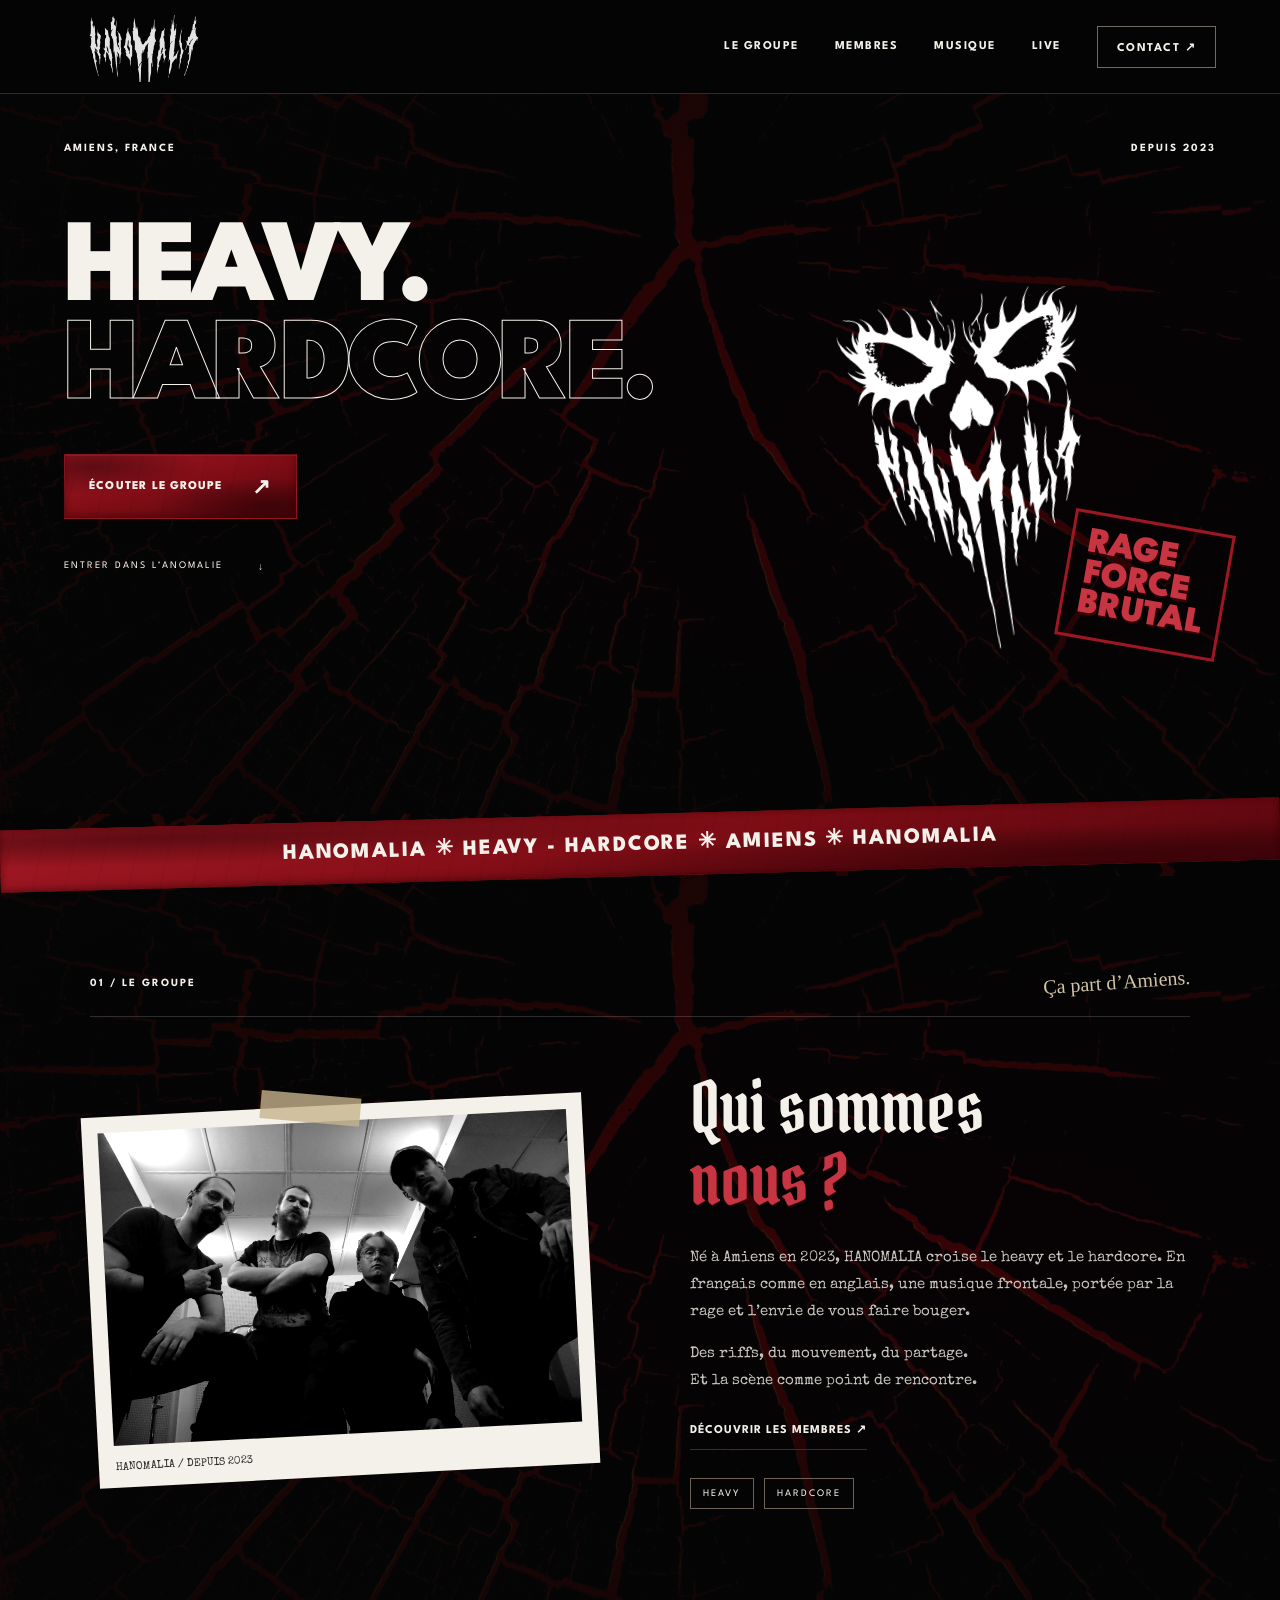
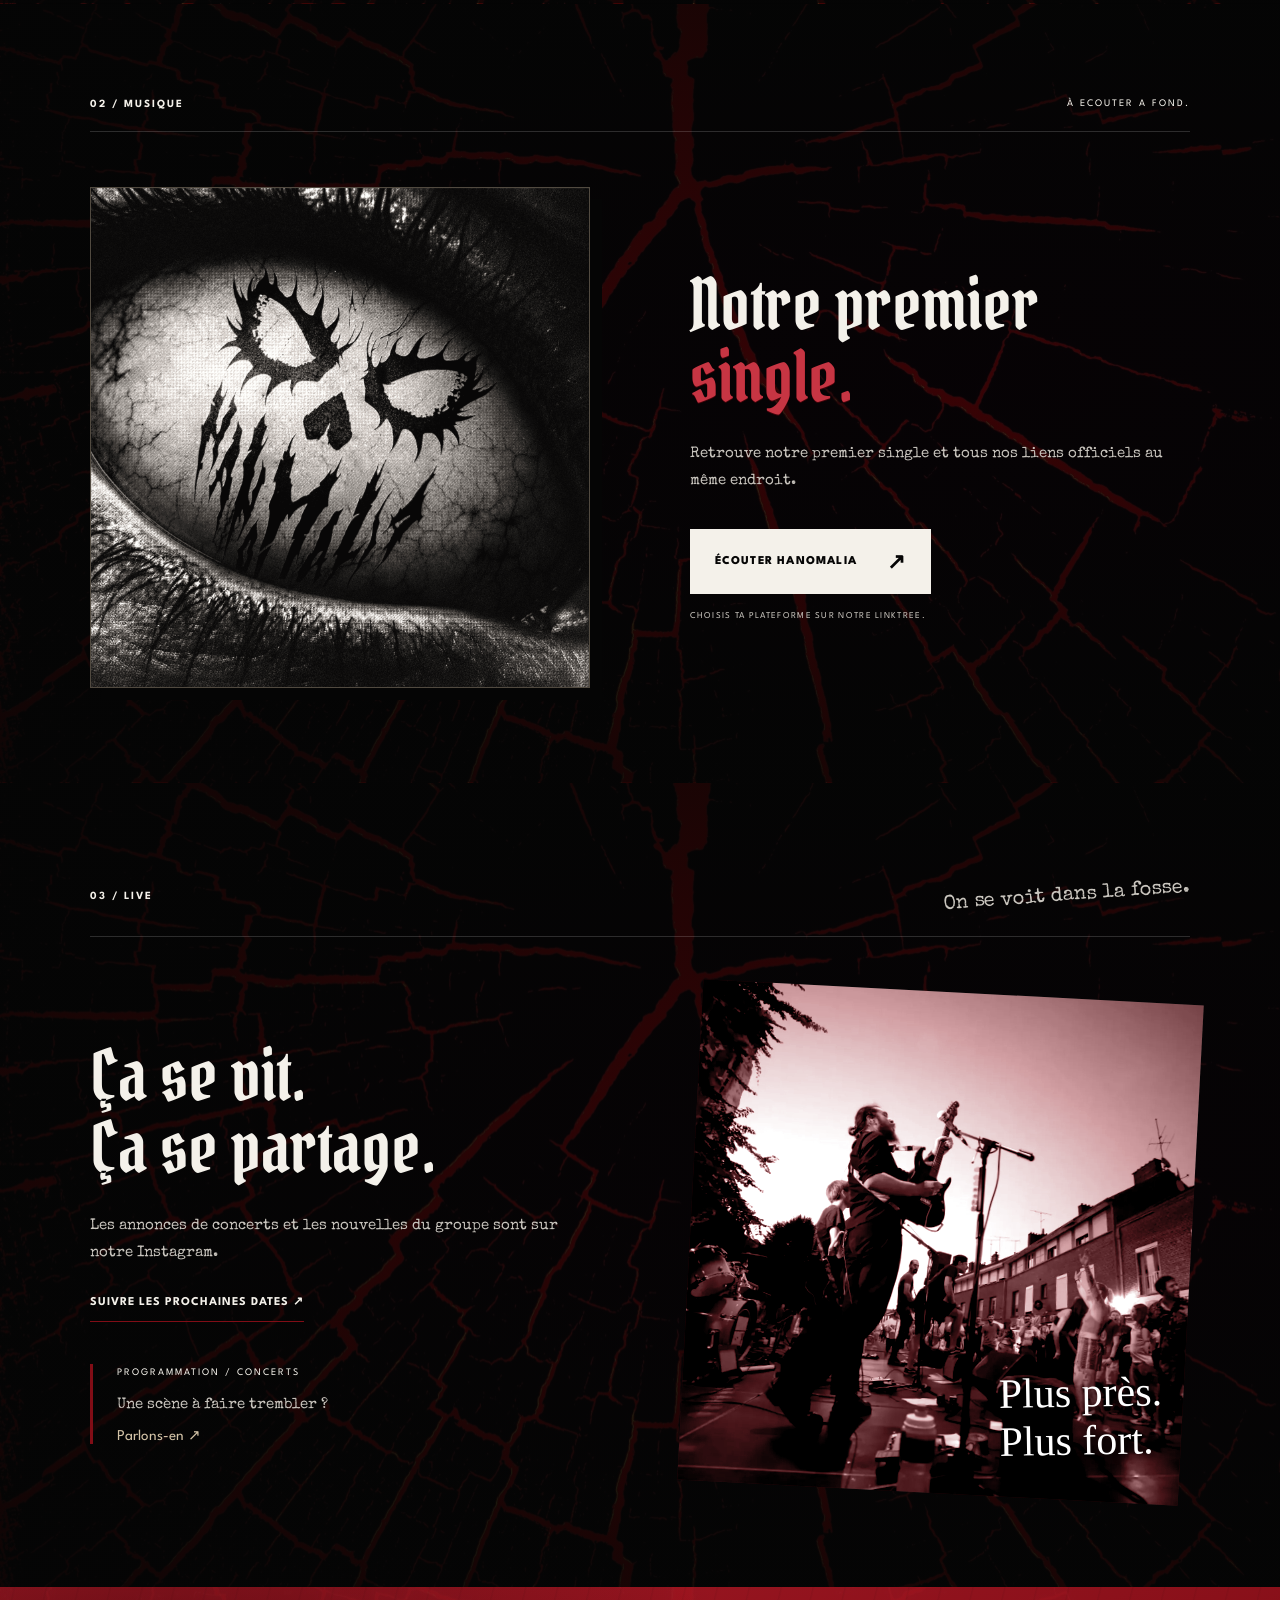
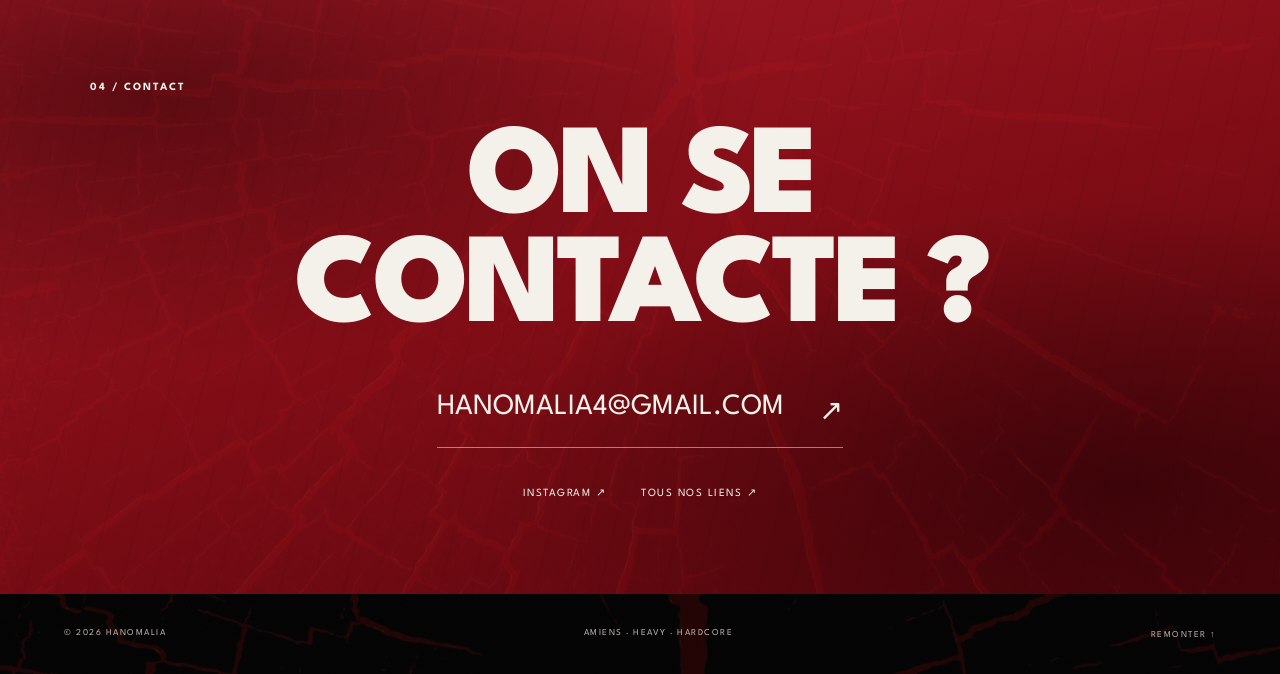
<file: index.html>
<!doctype html>
<html lang="fr">
<head>
  <meta charset="utf-8"><meta name="viewport" content="width=device-width, initial-scale=1">
  <title>HANOMALIA — Heavy · Hardcore</title>
  <meta name="description" content="HANOMALIA, groupe heavy et hardcore d’Amiens. Musique, scène et contact booking. On taille dans le brut.">
  <meta name="theme-color" content="#050505">
  <link rel="preconnect" href="https://fonts.googleapis.com"><link rel="preconnect" href="https://fonts.gstatic.com" crossorigin>
  <link href="https://fonts.googleapis.com/css2?family=League+Spartan:wght@400;600;700;800;900&family=Permanent+Marker&family=Pirata+One&family=Special+Elite&display=swap" rel="stylesheet">
  <link rel="stylesheet" href="styles.css?v=fissures-discretes-20261028"><script src="script.js" defer></script>
</head>
<body>
  <a class="skip" href="#contenu">Aller au contenu</a>
  <header class="header"><a class="brand brand-logo" href="#" aria-label="HANOMALIA, accueil"><img src="assets/logo-entete.png" alt="HANOMALIA" width="2360" height="1034"></a><button class="menu-toggle" aria-expanded="false" aria-controls="navigation">MENU <span>+</span></button><nav id="navigation" aria-label="Navigation principale"><a href="#groupe">Le groupe</a><a href="membres.html">Membres</a><a href="#musique">Musique</a><a href="#live">Live</a><a class="nav-contact" href="#contact">Contact ↗</a></nav></header>
  <main id="contenu">
    <section class="hero" aria-labelledby="hero-title">
      <div class="hero-grid" aria-hidden="true"></div><p class="eyebrow">AMIENS, FRANCE <span>DEPUIS 2023</span></p>
      <div class="hero-content"><p class="marker"></p><h1 id="hero-title">HEAVY.<br><span>HARDCORE.</span></h1><div class="hero-bottom"><a class="button" href="https://linktr.ee/hanomalia" target="_blank" rel="noopener noreferrer">ÉCOUTER LE GROUPE <span>↗</span></a></div></div>
      <div class="hero-art"><img class="skull" src="assets/skull-original.png" alt="Logo crâne blanc original HANOMALIA"><div class="stamp">RAGE<br>FORCE<br>BRUTAL</div><span class="art-note"></span></div>
      <a class="scroll-link" href="#groupe">ENTRER DANS L’ANOMALIE <span>↓</span></a>
    </section>
    <div class="ticker">HANOMALIA ✳ HEAVY - HARDCORE ✳ AMIENS ✳ HANOMALIA</div>
    <section id="groupe" class="section about"><div class="section-heading"><span class="index">01 / LE GROUPE</span><p class="marker">Ça part d’Amiens.</p></div><div class="about-grid"><div class="photo-frame"><img src="assets/groupe-hd.jpg" alt="Les quatre membres du groupe HANOMALIA" loading="lazy"><span class="photo-caption">HANOMALIA / DEPUIS 2023</span></div><div class="about-copy"><h2>Qui sommes<br><em>nous ?</em></h2><p>Né à Amiens en 2023, HANOMALIA croise le heavy et le hardcore. En français comme en anglais, une musique frontale, portée par la rage et l’envie de vous faire bouger.</p><p>Des riffs, du mouvement, du partage.<br>Et la scène comme point de rencontre.</p><a class="text-link" href="membres.html">DÉCOUVRIR LES MEMBRES ↗</a><div class="tags"><span>HEAVY</span><span>HARDCORE</span></div></div></div></section>
    <section id="musique" class="section music"><div class="section-heading"><span class="index">02 / MUSIQUE</span><span>À ECOUTER A FOND.</span></div><div class="music-grid"><div class="record record-cover"><img src="assets/hanomalie-pochette.png" alt="Pochette Hanomalie — HANOMALIA" width="3000" height="3000" loading="lazy"></div><div><p class="marker"></p><h2>Notre premier<br><em>single.</em></h2><p>Retrouve notre premier single et tous nos liens officiels au même endroit.</p><a class="button light" href="https://linktr.ee/hanomalia" target="_blank" rel="noopener noreferrer">ÉCOUTER HANOMALIA <span>↗</span></a><p class="small">CHOISIS TA PLATEFORME SUR NOTRE LINKTREE.</p></div></div></section>
    <section id="live" class="section live"><div class="section-heading"><span class="index">03 / LIVE</span><p class="marker">On se voit dans la fosse.</p></div><div class="live-grid"><div><h2>Ça se vit.<br>Ça se partage.</h2><p>Les annonces de concerts et les nouvelles du groupe sont sur notre Instagram.</p><a class="text-link" href="https://www.instagram.com/hanomalia_band/" target="_blank" rel="noopener noreferrer">SUIVRE LES PROCHAINES DATES ↗</a><div class="booking-note"><span>PROGRAMMATION / CONCERTS</span><p>Une scène à faire trembler ?</p><a href="mailto:hanomalia4@gmail.com?subject=Booking%20HANOMALIA">Parlons-en ↗</a></div></div><div class="live-image"><img src="assets/concert-original.webp" alt="HANOMALIA en concert" loading="lazy"><span class="marker">Plus près.<br>Plus fort.</span></div></div></section>
    <section id="contact" class="section contact"><span class="index">04 / CONTACT</span><p class="marker"></p><h2>ON SE<br>CONTACTE ?</h2><a class="email" href="mailto:hanomalia4@gmail.com">HANOMALIA4@GMAIL.COM <span>↗</span></a><div class="socials"><a href="https://www.instagram.com/hanomalia_band/" target="_blank" rel="noopener noreferrer">INSTAGRAM ↗</a><a href="https://linktr.ee/hanomalia" target="_blank" rel="noopener noreferrer">TOUS NOS LIENS ↗</a></div></section>
  </main>
  <footer><span>© <span id="year">2026</span> HANOMALIA</span><span>AMIENS · HEAVY · HARDCORE</span><a href="#">REMONTER ↑</a></footer>
</body></html>
</file>
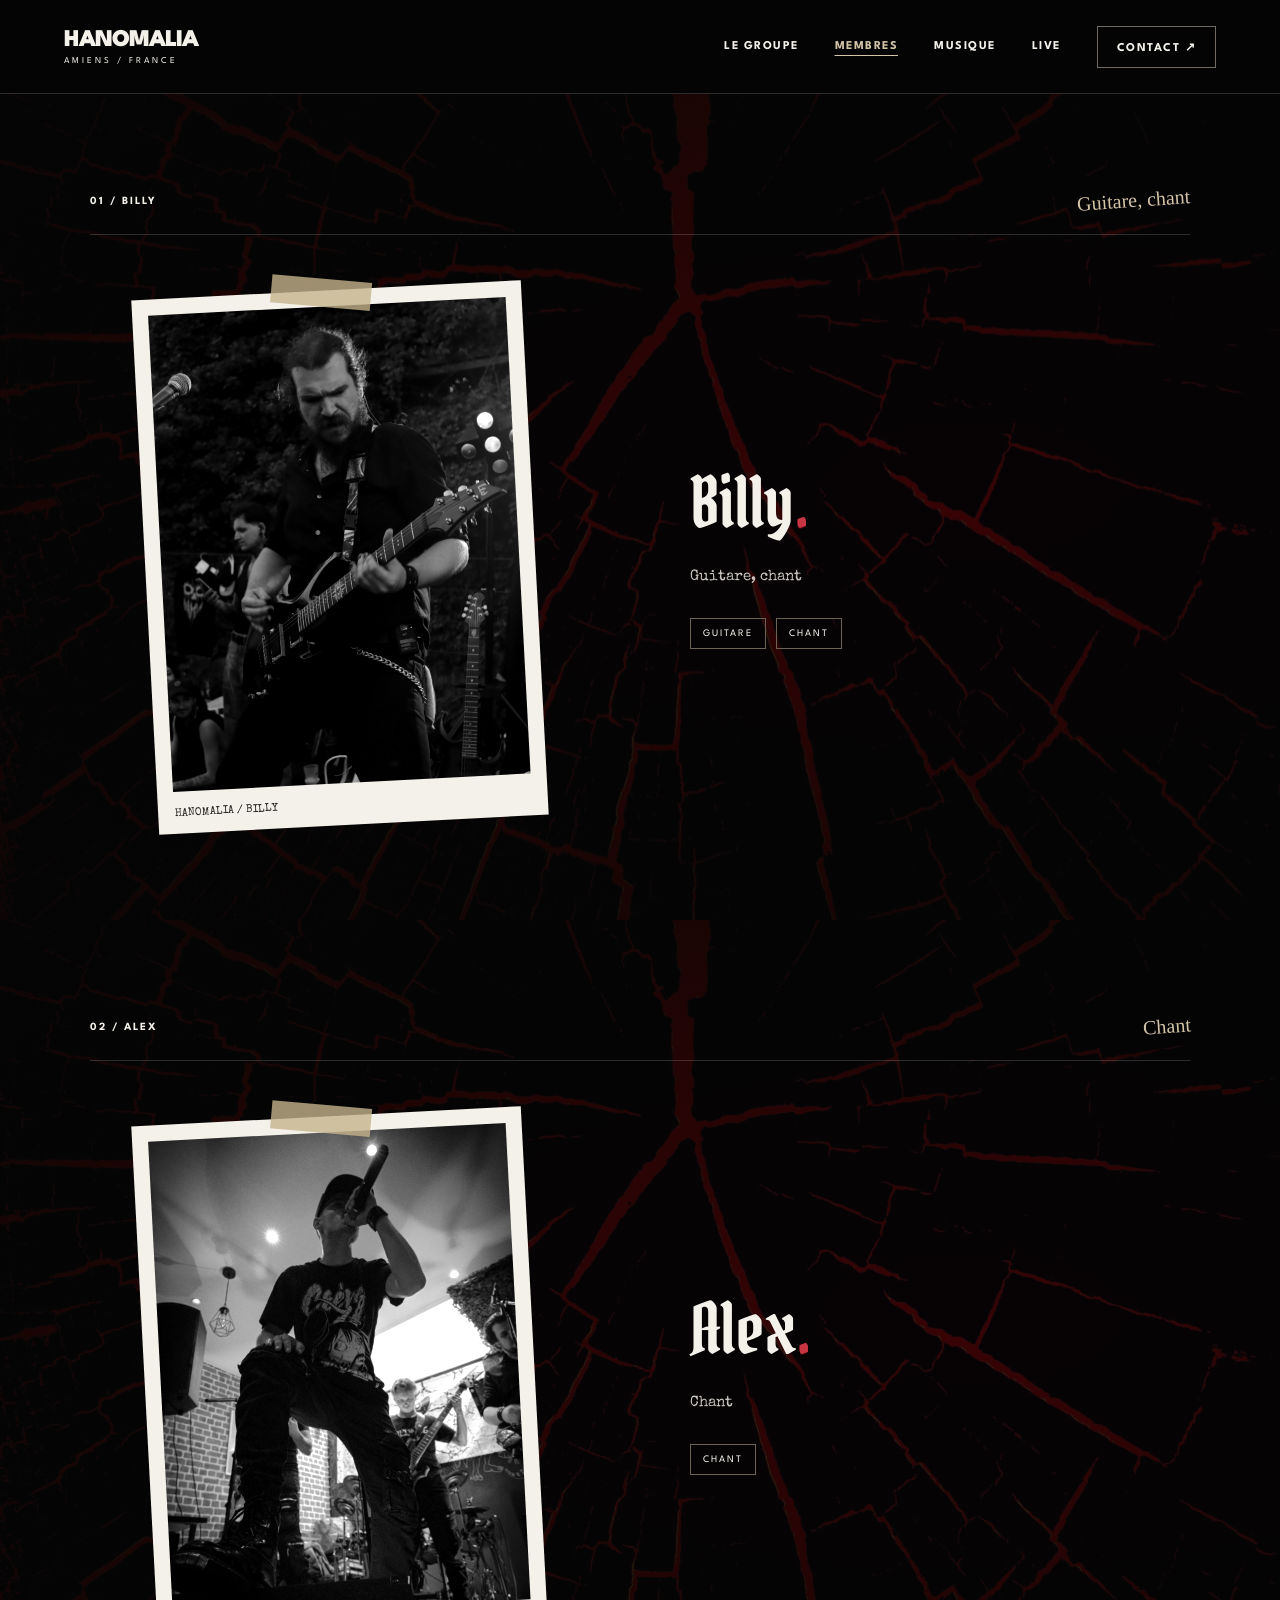
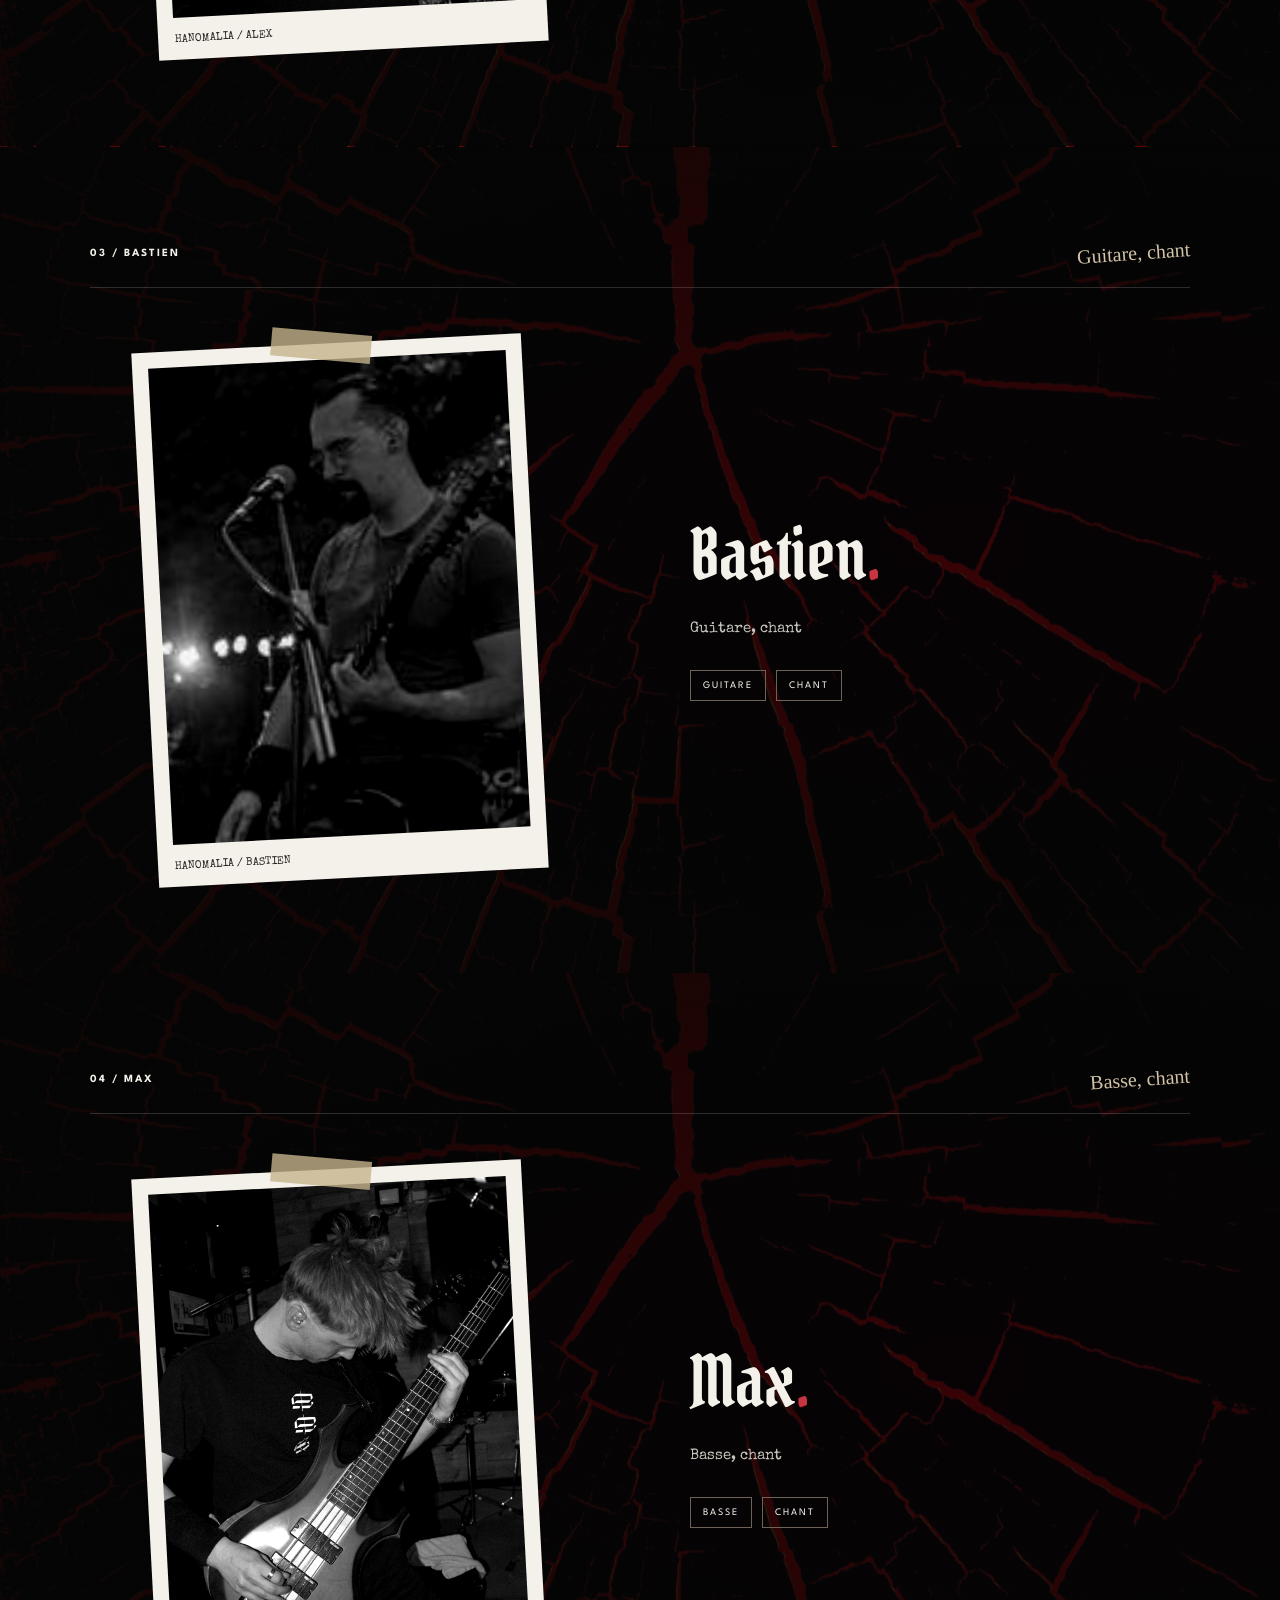
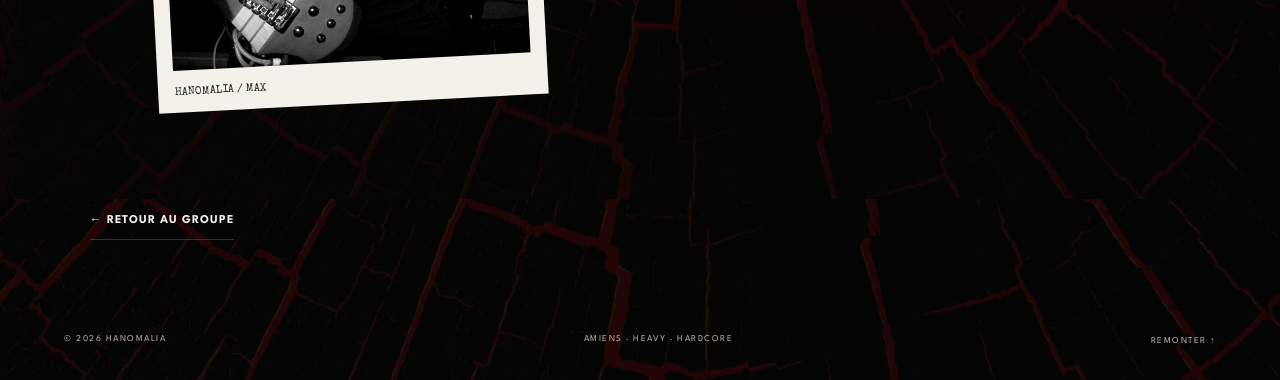
<file: membres.html>
<!doctype html>
<html lang="fr">
<head>
  <meta charset="utf-8"><meta name="viewport" content="width=device-width, initial-scale=1">
  <title>Les membres — HANOMALIA</title>
  <meta name="description" content="Billy, Alex, Bastien et Max : les membres de HANOMALIA, groupe heavy et hardcore d’Amiens.">
  <meta name="theme-color" content="#050505">
  <link rel="preconnect" href="https://fonts.googleapis.com"><link rel="preconnect" href="https://fonts.gstatic.com" crossorigin>
  <link href="https://fonts.googleapis.com/css2?family=League+Spartan:wght@400;600;700;800;900&family=Permanent+Marker&family=Pirata+One&family=Special+Elite&display=swap" rel="stylesheet">
  <link rel="stylesheet" href="styles.css?v=fissures-discretes-20261028"><link rel="stylesheet" href="membres.css"><script src="script.js" defer></script>
</head>
<body class="members-page">
  <a class="skip" href="#contenu">Aller au contenu</a>
  <header class="header"><a class="brand" href="index.html" aria-label="HANOMALIA, accueil">HANOMALIA<span>AMIENS / FRANCE</span></a><button class="menu-toggle" aria-expanded="false" aria-controls="navigation">MENU <span>+</span></button><nav id="navigation" aria-label="Navigation principale"><a href="index.html#groupe">Le groupe</a><a href="membres.html" aria-current="page">Membres</a><a href="index.html#musique">Musique</a><a href="index.html#live">Live</a><a class="nav-contact" href="index.html#contact">Contact ↗</a></nav></header>
  <main id="contenu">
    <h1 class="members-page-title">Les membres de HANOMALIA</h1>
    <section id="billy" class="section about member-section" aria-labelledby="billy-title">
      <div class="section-heading"><span class="index">01 / BILLY</span><p class="marker">Guitare, chant</p></div>
      <div class="about-grid">
        <div class="photo-frame"><img src="assets/billy-nouveau.jpg" alt="Billy sur scène avec HANOMALIA"><span class="photo-caption">HANOMALIA / BILLY</span></div>
        <div class="about-copy"><h2 id="billy-title">Billy<em>.</em></h2><p>Guitare, chant</p><div class="tags"><span>GUITARE</span><span>CHANT</span></div></div>
      </div>
    </section>
    <section id="alex" class="section about member-section member-section-muted" aria-labelledby="alex-title">
      <div class="section-heading"><span class="index">02 / ALEX</span><p class="marker">Chant</p></div>
      <div class="about-grid">
        <div class="photo-frame"><img src="assets/alex-nouveau.jpg" alt="Alex sur scène avec HANOMALIA" loading="lazy"><span class="photo-caption">HANOMALIA / ALEX</span></div>
        <div class="about-copy"><h2 id="alex-title">Alex<em>.</em></h2><p>Chant</p><div class="tags"><span>CHANT</span></div></div>
      </div>
    </section>
    <section id="bastien" class="section about member-section" aria-labelledby="bastien-title">
      <div class="section-heading"><span class="index">03 / BASTIEN</span><p class="marker">Guitare, chant</p></div>
      <div class="about-grid">
        <div class="photo-frame"><img src="assets/bastien.jpg" alt="Bastien sur scène avec HANOMALIA" loading="lazy"><span class="photo-caption">HANOMALIA / BASTIEN</span></div>
        <div class="about-copy"><h2 id="bastien-title">Bastien<em>.</em></h2><p>Guitare, chant</p><div class="tags"><span>GUITARE</span><span>CHANT</span></div></div>
      </div>
    </section>
    <section id="max" class="section about member-section member-section-muted" aria-labelledby="max-title">
      <div class="section-heading"><span class="index">04 / MAX</span><p class="marker">Basse, chant</p></div>
      <div class="about-grid">
        <div class="photo-frame"><img src="assets/max-photo.jpg" alt="Max sur scène avec HANOMALIA" loading="lazy"><span class="photo-caption">HANOMALIA / MAX</span></div>
        <div class="about-copy"><h2 id="max-title">Max<em>.</em></h2><p>Basse, chant</p><div class="tags"><span>BASSE</span><span>CHANT</span></div></div>
      </div>
    </section>
    <div class="members-return"><a class="text-link" href="index.html#groupe">← RETOUR AU GROUPE</a></div>
  </main>
  <footer><span>© <span id="year">2026</span> HANOMALIA</span><span>AMIENS · HEAVY · HARDCORE</span><a href="#">REMONTER ↑</a></footer>
</body>
</html>
</file>
<file: styles.css>
:root{--black:#050505;--paper:#f4f1ea;--red:#810d16;--red-accent:#c73543;--beige:#d3c3a7;--line:#ffffff29}*{box-sizing:border-box}html{scroll-behavior:smooth;scroll-padding-top:95px}body{margin:0;background:var(--black);color:var(--paper);font-family:'League Spartan',Arial,sans-serif}a{color:inherit;text-decoration:none}button{font:inherit}a:focus-visible,button:focus-visible{outline:3px solid var(--beige);outline-offset:6px}.skip{position:fixed;top:-80px;left:20px;z-index:20;padding:15px;background:var(--paper);color:var(--black)}.skip:focus{top:15px}.header{height:94px;padding:0 5%;display:flex;align-items:center;justify-content:space-between;border-bottom:1px solid var(--line);background:#050505f5;position:sticky;top:0;z-index:10}.brand{font-size:24px;letter-spacing:-1px;font-weight:900}.brand span{display:block;font-size:9px;letter-spacing:3px;font-weight:400;margin-top:6px}nav{display:flex;align-items:center;gap:36px;font-size:12px;font-weight:700;text-transform:uppercase;letter-spacing:1.5px}nav a:hover,.text-link:hover{color:var(--beige)}.nav-contact{border:1px solid #706a62;padding:13px 19px}.menu-toggle{display:none}.hero{min-height:720px;position:relative;padding:38px 5% 40px;overflow:hidden;background:radial-gradient(ellipse at 83% 55%,#391010 0%,#100909 35%,#050505 67%)}.hero-grid{position:absolute;inset:0;opacity:.13;background:repeating-linear-gradient(107deg,transparent 0 65px,#c2b6a0 66px,transparent 67px 170px);pointer-events:none}.eyebrow,.index{font-size:11px;letter-spacing:2px;font-weight:700}.eyebrow{display:flex;justify-content:space-between;position:relative}.hero-content{position:relative;z-index:2;width:65%;padding-top:32px}.marker{font-family:'Permanent Marker',cursive;font-weight:400;font-size:24px;color:var(--beige);transform:rotate(-4deg);margin:10px 0 24px}h1{font-size:clamp(74px,9.2vw,142px);line-height:.83;letter-spacing:-.055em;font-weight:900;margin:28px 0 35px}h1 span{color:var(--paper);-webkit-text-stroke:1px var(--paper);color:transparent}.hero-bottom{display:flex;align-items:center;gap:38px}.hero-bottom p{font-family:'Special Elite',monospace;font-size:14px;line-height:1.6}.button{display:inline-flex;justify-content:space-between;gap:30px;align-items:center;min-height:54px;background:var(--red);padding:19px 24px;font-size:12px;letter-spacing:1.2px;font-weight:800;border:1px solid transparent;transition:background .2s,transform .2s}.button:hover{background:#a81724;transform:translateY(-3px)}.button span{font-size:22px}.hero-art{position:absolute;right:0;top:100px;width:47%;height:540px;display:grid;place-items:center}.skull{width:95%;image-rendering:auto;filter:contrast(1.2);mix-blend-mode:screen;transform:rotate(-9deg)}.stamp{position:absolute;right:9%;bottom:85px;border:3px solid var(--red);color:var(--red-accent);font-size:36px;line-height:.85;padding:15px;font-weight:900;transform:rotate(10deg)}.art-note{position:absolute;bottom:24px;right:12%;font-size:10px;letter-spacing:3px;color:var(--beige)}.scroll-link{display:flex;gap:35px;margin-top:42px;font-size:10px;letter-spacing:2px;position:relative;z-index:2}.ticker{background:var(--red);padding:18px 12px;display:flex;align-items:center;justify-content:center;text-align:center;white-space:nowrap;overflow:hidden;font-weight:800;font-size:clamp(8px,1.7vw,24px);letter-spacing:clamp(.3px,.15vw,3px);line-height:1.2;transform:rotate(-1.5deg);width:100%}.section{padding:95px 7%;scroll-margin-top:0}.section-heading{display:flex;justify-content:space-between;align-items:center;border-bottom:1px solid var(--line);padding-bottom:22px;margin-bottom:55px}.section-heading .marker{margin:0;font-size:20px}.section-heading>span:last-child{font-size:10px;letter-spacing:2px}.about-grid,.music-grid,.live-grid{display:grid;grid-template-columns:1fr 1fr;gap:9%;align-items:center}h2{font-family:'Pirata One',Georgia,serif;font-weight:400;font-size:clamp(48px,5.5vw,80px);line-height:1.02;margin:0 0 28px}h2 em{font-style:normal;color:var(--red-accent)}.about-copy p,.music p,.live p{font-family:'Special Elite',monospace;line-height:1.8;font-size:15px;color:#c9c5be}.photo-frame{position:relative;padding:16px 16px 42px;background:var(--paper);transform:rotate(-3deg)}.photo-frame:before{content:'';position:absolute;top:-12px;left:36%;width:100px;height:28px;background:#c6b58dc9;transform:rotate(8deg);z-index:1}.photo-frame img{display:block;width:100%;aspect-ratio:3/2;object-fit:contain;filter:grayscale(1) contrast(1.15)}.photo-caption{position:absolute;bottom:15px;left:17px;color:#272522;font-family:'Special Elite',monospace;font-size:11px}.tags{display:flex;gap:10px;margin-top:28px}.tags span{padding:10px 12px;border:1px solid #6c6255;font-size:10px;letter-spacing:2px}.music{background:#131210}.record{aspect-ratio:1;display:flex;align-items:center;justify-content:center;flex-direction:column;background:radial-gradient(circle,#171512 0 16%,#454039 16.5% 17%,#111 17.5% 33%,#25211c 33.5% 34%,#080808 34.5% 65%,#201d18 65.5%);border:1px solid #514a40;box-shadow:12px 12px 0 #050505;position:relative}.record img{width:75%;mix-blend-mode:screen}.record span{position:absolute;bottom:30px;font-size:10px;letter-spacing:4px;color:var(--beige)}.music .marker{font-family:'Permanent Marker',cursive;font-size:24px}.button.light{background:var(--paper);color:var(--black);margin-top:20px}.button.light:hover{background:var(--beige)}.music p.small{font:9px 'League Spartan',sans-serif;letter-spacing:1.3px;margin-top:18px}.text-link{display:inline-block;border-bottom:1px solid var(--red);padding:13px 0;font-size:12px;font-weight:700;letter-spacing:1px}.booking-note{border-left:3px solid var(--red);padding-left:24px;margin-top:42px}.booking-note>span{font-size:10px;letter-spacing:2px}.booking-note p{margin:12px 0 8px}.booking-note>a{font-size:15px;color:var(--beige)}.live-image{position:relative;transform:rotate(3deg)}.live-image img{width:100%;display:block;aspect-ratio:1;object-fit:cover;filter:grayscale(1) contrast(1.2)}.live-image:after{content:'';position:absolute;inset:0;background:#810d1670;mix-blend-mode:color;pointer-events:none}.live-image .marker{position:absolute;bottom:12px;right:20px;z-index:1;font-size:42px;color:white;text-shadow:2px 2px 8px black}.contact{background:var(--red);position:relative;text-align:center;overflow:hidden}.contact>.index{display:block;text-align:left}.contact .marker{color:var(--beige);margin-top:30px}.contact h2{font-family:'League Spartan',sans-serif;font-weight:900;font-size:clamp(65px,10vw,145px);line-height:.85;letter-spacing:-5px;margin-top:35px}.email{display:inline-flex;gap:35px;font-size:clamp(16px,2.3vw,30px);padding:20px 0;border-bottom:1px solid #f4f1ea80}.socials{display:flex;justify-content:center;gap:35px;margin-top:38px;font-size:11px;letter-spacing:1.5px}footer{padding:35px 5%;display:flex;justify-content:space-between;gap:20px;font-size:9px;letter-spacing:1.5px;color:#b9b3a9}@media(min-width:1600px){.hero,.section,.header,footer{padding-left:max(7%,calc((100vw - 1400px)/2));padding-right:max(7%,calc((100vw - 1400px)/2))}}@media(max-width:760px){.header{height:76px}.menu-toggle{display:block;background:none;border:1px solid #726c62;color:var(--paper);padding:10px;font-size:11px}nav{display:none;position:absolute;left:0;right:0;top:76px;background:#050505;padding:28px;flex-direction:column;align-items:stretch;gap:24px}nav.open{display:flex}.hero{min-height:800px;padding-top:25px}.hero-content{width:100%;padding-top:20px}h1{font-size:clamp(64px,15vw,110px)}.hero .marker{font-size:20px}.hero-art{top:320px;width:65%;height:320px;opacity:.65;right:-25px}.stamp{font-size:25px;bottom:25px}.art-note{display:none}.hero-bottom{align-items:flex-start;flex-direction:column;gap:10px;position:relative;z-index:2;margin-top:35px}.hero-bottom p{max-width:180px}.hero-bottom .button{margin-top:100px}.scroll-link{margin-top:30px}.section{padding:60px 7%}.section-heading{gap:15px;margin-bottom:40px}.section-heading .marker{font-size:15px}.about-grid,.music-grid,.live-grid{grid-template-columns:1fr;gap:45px}.photo-frame{max-width:450px}.about-copy{padding-top:10px}.record{max-width:430px}.music-grid>div:last-child{margin-top:5px}.contact h2{letter-spacing:-3px}.email{gap:15px}.socials{gap:25px}footer{flex-wrap:wrap;font-size:8px}footer>span:nth-child(2){display:none}}@media(prefers-reduced-motion:reduce){html{scroll-behavior:auto}*,*:before,*:after{transition:none!important}}

.record.record-cover{background:#050505}.record.record-cover img{display:block;width:100%;height:100%;object-fit:contain;mix-blend-mode:normal}

/* Blood-red accents: uneven pigment and darker pooled edges. */
.button:not(.light),.ticker,.contact{
  background-color:var(--red);
  background-image:
    radial-gradient(ellipse at 12% 18%,#34040899 0%,transparent 38%),
    radial-gradient(ellipse at 88% 82%,#280205aa 0%,transparent 40%),
    repeating-linear-gradient(104deg,transparent 0 13px,#21010412 14px,transparent 16px 31px),
    linear-gradient(165deg,#a31925 0%,#810d16 48%,#57060d 100%);
}
.button:not(.light){box-shadow:inset 0 1px 0 #d74a4a33,inset 0 -3px 7px #25010366;border-color:#ba2b363d}
.button:not(.light):hover{background-color:#a81724;background-image:linear-gradient(165deg,#b32230,#810d16);box-shadow:inset 0 1px 0 #e65c5c44,inset 0 -3px 7px #25010366}
.ticker{box-shadow:inset 0 2px 4px #3b030733,inset 0 -3px 7px #26010466}
.stamp{border-color:#9e1722;text-shadow:1px 2px 0 #370307;box-shadow:inset 0 0 12px #810d161c}
h2 em{text-shadow:0 1px 0 #42040a}

.brand-logo{display:flex;align-items:center;justify-content:flex-start;flex-shrink:0;width:160px;height:100%}
.brand-logo img{display:block;width:auto;height:84px;max-width:100%;object-fit:contain}
@media(max-width:760px){.brand-logo{width:130px}.brand-logo img{height:68px}}

.brand-logo img{width:160px;height:auto;max-height:80px}
@media(max-width:760px){.brand-logo img{width:130px;height:auto;max-height:64px}}

/* Anomaly: supplied fracture texture, faded into a dark blood-red atmosphere. */
:root{--anomaly-cracks:url('assets/fissures-rouges.jpg')}
body{background-color:var(--black);background-image:linear-gradient(#050505e0,#050505e0),var(--anomaly-cracks);background-size:auto,1600px 1200px;background-position:center top;background-repeat:repeat}
.hero,.section:not(.contact){background-color:#080607;background-image:radial-gradient(ellipse at 76% 48%,#080306cb 0%,#050505e8 65%,#050505f5 100%),var(--anomaly-cracks);background-size:cover;background-position:center;background-repeat:no-repeat}
.music,.member-section-muted{background-color:#100b0c;background-image:linear-gradient(#100b0ce6,#100b0ce6),var(--anomaly-cracks)}
.hero-grid{opacity:0}
.contact:after{content:"";position:absolute;inset:0;background-image:var(--anomaly-cracks);background-size:cover;background-position:center;opacity:.07;mix-blend-mode:screen;pointer-events:none}
</file>
<file: membres.css>
.members-page-title{position:absolute;width:1px;height:1px;padding:0;margin:-1px;overflow:hidden;clip-path:inset(50%);white-space:nowrap;border:0}
.member-section-muted{background:#131210}
.member-section .photo-frame{width:100%;max-width:390px;margin:0 auto}
.member-section .photo-frame img{aspect-ratio:3/4;object-fit:cover}
.member-section .about-copy h2{margin-bottom:24px}
.members-return{padding:0 7% 60px}
.members-page [aria-current=page]{color:var(--beige);text-decoration:underline;text-underline-offset:6px}
@media(max-width:760px){.member-section .photo-frame{max-width:320px}}
</file>
